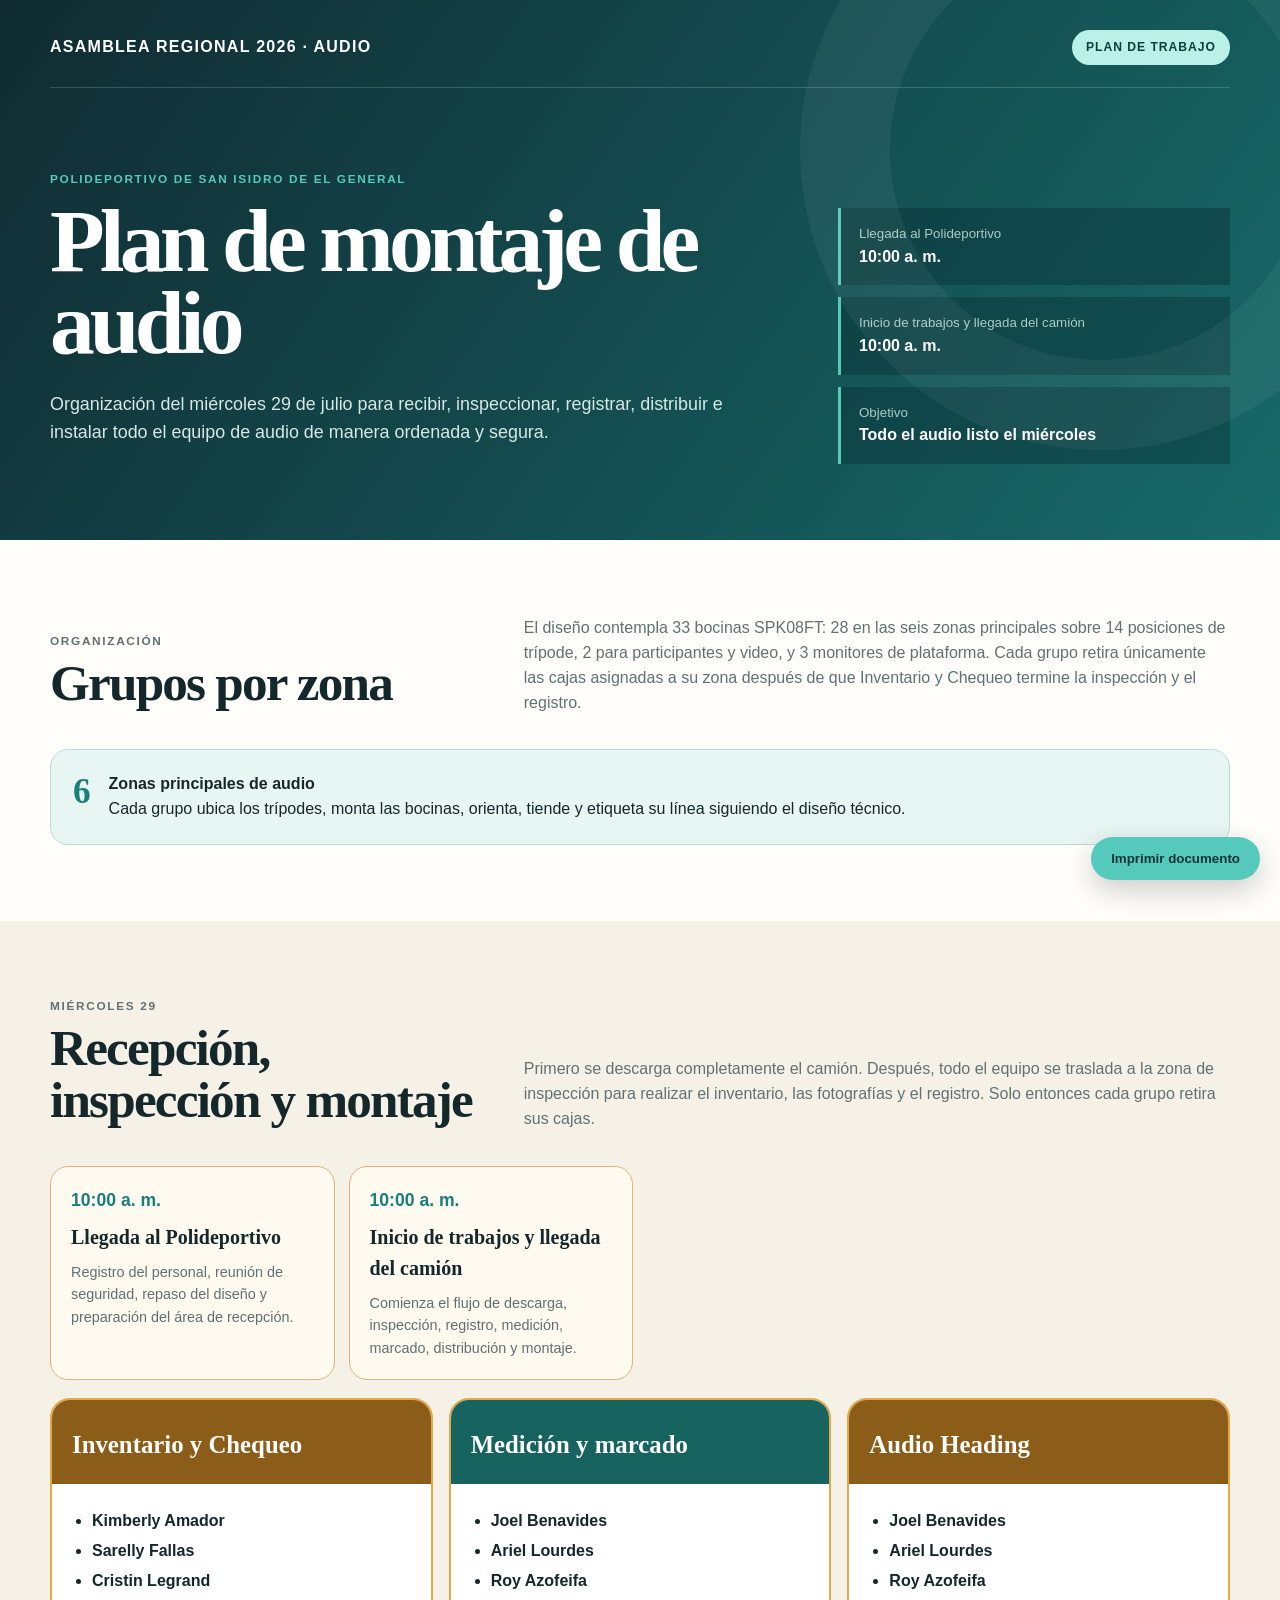
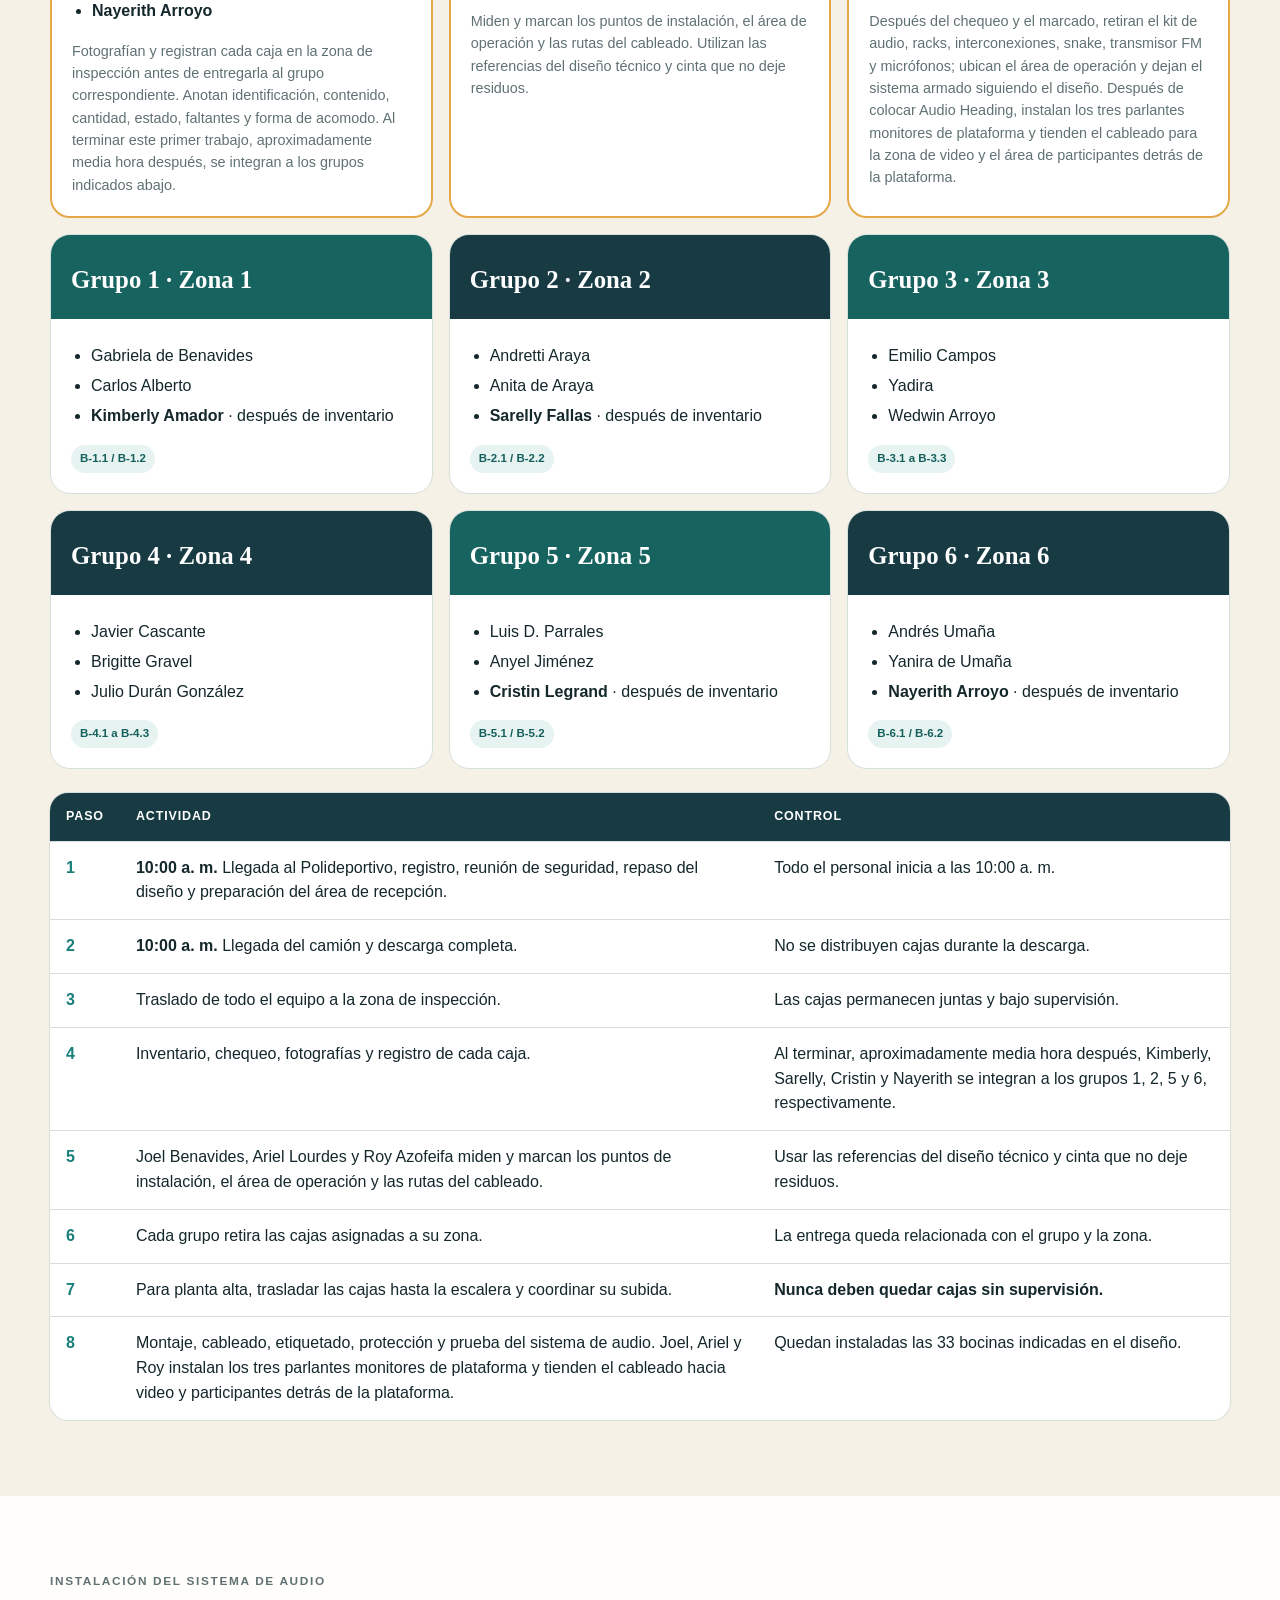
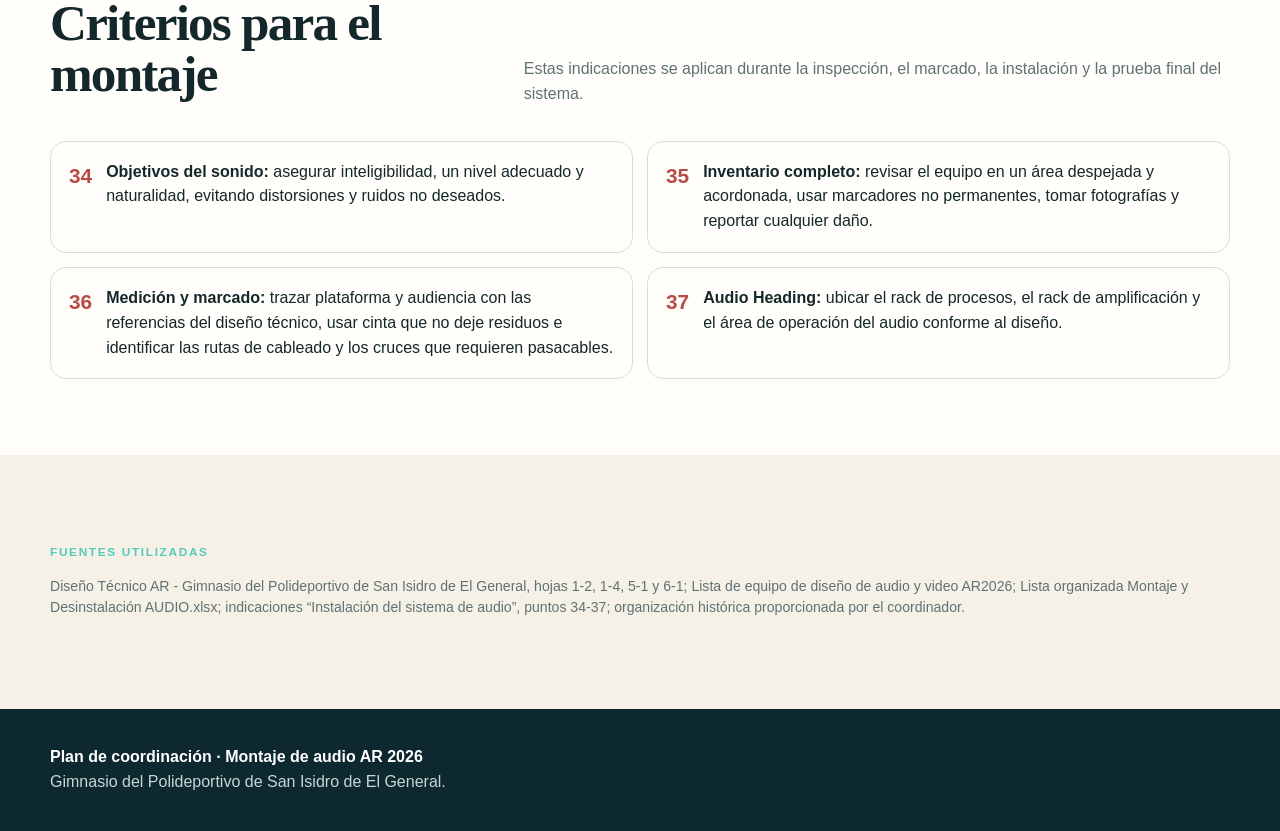
<file: index.html>
<!doctype html>
<html lang="es">
<head>
  <meta charset="utf-8">
  <meta name="viewport" content="width=device-width,initial-scale=1">
  <title>Plan de montaje de audio | AR 2026</title>
  <link rel="stylesheet" href="styles.css">
</head>
<body>
  <header class="hero"><div class="shell"><div class="brand"><strong>ASAMBLEA REGIONAL 2026 · AUDIO</strong><span class="status">Plan de trabajo</span></div><div class="hero-grid"><div><p class="eyebrow">Polideportivo de San Isidro de El General</p><h1>Plan de montaje de audio</h1><p class="lead">Organización del miércoles 29 de julio para recibir, inspeccionar, registrar, distribuir e instalar todo el equipo de audio de manera ordenada y segura.</p></div><div class="hero-facts"><div><small>Llegada al Polideportivo</small><b>10:00 a. m.</b></div><div><small>Inicio de trabajos y llegada del camión</small><b>10:00 a. m.</b></div><div><small>Objetivo</small><b>Todo el audio listo el miércoles</b></div></div></div></div></header>

  <section class="section"><div class="shell"><div class="section-head"><div><p class="kicker">Organización</p><h2>Grupos por zona</h2></div><p>El diseño contempla 33 bocinas SPK08FT: 28 en las seis zonas principales sobre 14 posiciones de trípode, 2 para participantes y video, y 3 monitores de plataforma. Cada grupo retira únicamente las cajas asignadas a su zona después de que Inventario y Chequeo termine la inspección y el registro.</p></div><div class="callout"><div class="num">6</div><p><b>Zonas principales de audio</b><br>Cada grupo ubica los trípodes, monta las bocinas, orienta, tiende y etiqueta su línea siguiendo el diseño técnico.</p></div></div></section>

  <section class="section alt"><div class="shell"><div class="section-head"><div><p class="kicker">Miércoles 29</p><h2>Recepción, inspección y montaje</h2></div><p>Primero se descarga completamente el camión. Después, todo el equipo se traslada a la zona de inspección para realizar el inventario, las fotografías y el registro. Solo entonces cada grupo retira sus cajas.</p></div>
    <div class="timeline"><article class="time-card critical"><time>10:00 a. m.</time><h3>Llegada al Polideportivo</h3><p>Registro del personal, reunión de seguridad, repaso del diseño y preparación del área de recepción.</p></article><article class="time-card critical"><time>10:00 a. m.</time><h3>Inicio de trabajos y llegada del camión</h3><p>Comienza el flujo de descarga, inspección, registro, medición, marcado, distribución y montaje.</p></article></div>
    <div style="height:18px"></div>
    <div class="teams">
      <article class="team special"><div class="team-top"><h3>Inventario y Chequeo</h3></div><div class="team-body"><ul><li><b>Kimberly Amador</b></li><li><b>Sarelly Fallas</b></li><li><b>Cristin Legrand</b></li><li><b>Nayerith Arroyo</b></li></ul><p class="task">Fotografían y registran cada caja en la zona de inspección antes de entregarla al grupo correspondiente. Anotan identificación, contenido, cantidad, estado, faltantes y forma de acomodo. Al terminar este primer trabajo, aproximadamente media hora después, se integran a los grupos indicados abajo.</p></div></article>
      <article class="team special"><div class="team-top"><h3>Medición y marcado</h3></div><div class="team-body"><ul><li><b>Joel Benavides</b></li><li><b>Ariel Lourdes</b></li><li><b>Roy Azofeifa</b></li></ul><p class="task">Miden y marcan los puntos de instalación, el área de operación y las rutas del cableado. Utilizan las referencias del diseño técnico y cinta que no deje residuos.</p></div></article>
      <article class="team special"><div class="team-top"><h3>Audio Heading</h3></div><div class="team-body"><ul><li><b>Joel Benavides</b></li><li><b>Ariel Lourdes</b></li><li><b>Roy Azofeifa</b></li></ul><p class="task">Después del chequeo y el marcado, retiran el kit de audio, racks, interconexiones, snake, transmisor FM y micrófonos; ubican el área de operación y dejan el sistema armado siguiendo el diseño. Después de colocar Audio Heading, instalan los tres parlantes monitores de plataforma y tienden el cableado para la zona de video y el área de participantes detrás de la plataforma.</p></div></article>
      <article class="team"><div class="team-top"><h3>Grupo 1 · Zona 1</h3></div><div class="team-body"><ul><li>Gabriela de Benavides</li><li>Carlos Alberto</li><li><b>Kimberly Amador</b> · después de inventario</li></ul><span class="tag">B-1.1 / B-1.2</span></div></article>
      <article class="team"><div class="team-top"><h3>Grupo 2 · Zona 2</h3></div><div class="team-body"><ul><li>Andretti Araya</li><li>Anita de Araya</li><li><b>Sarelly Fallas</b> · después de inventario</li></ul><span class="tag">B-2.1 / B-2.2</span></div></article>
      <article class="team"><div class="team-top"><h3>Grupo 3 · Zona 3</h3></div><div class="team-body"><ul><li>Emilio Campos</li><li>Yadira</li><li>Wedwin Arroyo</li></ul><span class="tag">B-3.1 a B-3.3</span></div></article>
      <article class="team"><div class="team-top"><h3>Grupo 4 · Zona 4</h3></div><div class="team-body"><ul><li>Javier Cascante</li><li>Brigitte Gravel</li><li>Julio Durán González</li></ul><span class="tag">B-4.1 a B-4.3</span></div></article>
      <article class="team"><div class="team-top"><h3>Grupo 5 · Zona 5</h3></div><div class="team-body"><ul><li>Luis D. Parrales</li><li>Anyel Jiménez</li><li><b>Cristin Legrand</b> · después de inventario</li></ul><span class="tag">B-5.1 / B-5.2</span></div></article>
      <article class="team"><div class="team-top"><h3>Grupo 6 · Zona 6</h3></div><div class="team-body"><ul><li>Andrés Umaña</li><li>Yanira de Umaña</li><li><b>Nayerith Arroyo</b> · después de inventario</li></ul><span class="tag">B-6.1 / B-6.2</span></div></article>
    </div>
    <div style="height:24px"></div>
    <table class="schedule"><thead><tr><th>Paso</th><th>Actividad</th><th>Control</th></tr></thead><tbody><tr><td>1</td><td><b>10:00 a. m.</b> Llegada al Polideportivo, registro, reunión de seguridad, repaso del diseño y preparación del área de recepción.</td><td>Todo el personal inicia a las 10:00 a. m.</td></tr><tr><td>2</td><td><b>10:00 a. m.</b> Llegada del camión y descarga completa.</td><td>No se distribuyen cajas durante la descarga.</td></tr><tr><td>3</td><td>Traslado de todo el equipo a la zona de inspección.</td><td>Las cajas permanecen juntas y bajo supervisión.</td></tr><tr><td>4</td><td>Inventario, chequeo, fotografías y registro de cada caja.</td><td>Al terminar, aproximadamente media hora después, Kimberly, Sarelly, Cristin y Nayerith se integran a los grupos 1, 2, 5 y 6, respectivamente.</td></tr><tr><td>5</td><td>Joel Benavides, Ariel Lourdes y Roy Azofeifa miden y marcan los puntos de instalación, el área de operación y las rutas del cableado.</td><td>Usar las referencias del diseño técnico y cinta que no deje residuos.</td></tr><tr><td>6</td><td>Cada grupo retira las cajas asignadas a su zona.</td><td>La entrega queda relacionada con el grupo y la zona.</td></tr><tr><td>7</td><td>Para planta alta, trasladar las cajas hasta la escalera y coordinar su subida.</td><td><b>Nunca deben quedar cajas sin supervisión.</b></td></tr><tr><td>8</td><td>Montaje, cableado, etiquetado, protección y prueba del sistema de audio. Joel, Ariel y Roy instalan los tres parlantes monitores de plataforma y tienden el cableado hacia video y participantes detrás de la plataforma.</td><td>Quedan instaladas las 33 bocinas indicadas en el diseño.</td></tr></tbody></table>
  </div></section>

  <section class="section"><div class="shell"><div class="section-head"><div><p class="kicker">Instalación del sistema de audio</p><h2>Criterios para el montaje</h2></div><p>Estas indicaciones se aplican durante la inspección, el marcado, la instalación y la prueba final del sistema.</p></div><div class="safety"><article><b>34</b><p><strong>Objetivos del sonido:</strong> asegurar inteligibilidad, un nivel adecuado y naturalidad, evitando distorsiones y ruidos no deseados.</p></article><article><b>35</b><p><strong>Inventario completo:</strong> revisar el equipo en un área despejada y acordonada, usar marcadores no permanentes, tomar fotografías y reportar cualquier daño.</p></article><article><b>36</b><p><strong>Medición y marcado:</strong> trazar plataforma y audiencia con las referencias del diseño técnico, usar cinta que no deje residuos e identificar las rutas de cableado y los cruces que requieren pasacables.</p></article><article><b>37</b><p><strong>Audio Heading:</strong> ubicar el rack de procesos, el rack de amplificación y el área de operación del audio conforme al diseño.</p></article></div></div></section>

  <section class="section alt source-section"><div class="shell sources"><p class="kicker">Fuentes utilizadas</p><p>Diseño Técnico AR - Gimnasio del Polideportivo de San Isidro de El General, hojas 1-2, 1-4, 5-1 y 6-1; Lista de equipo de diseño de audio y video AR2026; Lista organizada Montaje y Desinstalación AUDIO.xlsx; indicaciones “Instalación del sistema de audio”, puntos 34-37; organización histórica proporcionada por el coordinador.</p><p class="print-footer"><strong>Plan de coordinación · Montaje de audio AR 2026</strong><br>Gimnasio del Polideportivo de San Isidro de El General.</p></div></section>
  <footer><div class="shell"><strong>Plan de coordinación · Montaje de audio AR 2026</strong><br>Gimnasio del Polideportivo de San Isidro de El General.</div></footer>
  <button class="print" id="printButton" type="button">Imprimir documento</button>
  <script src="script.js"></script>
</body>
</html>
</file>
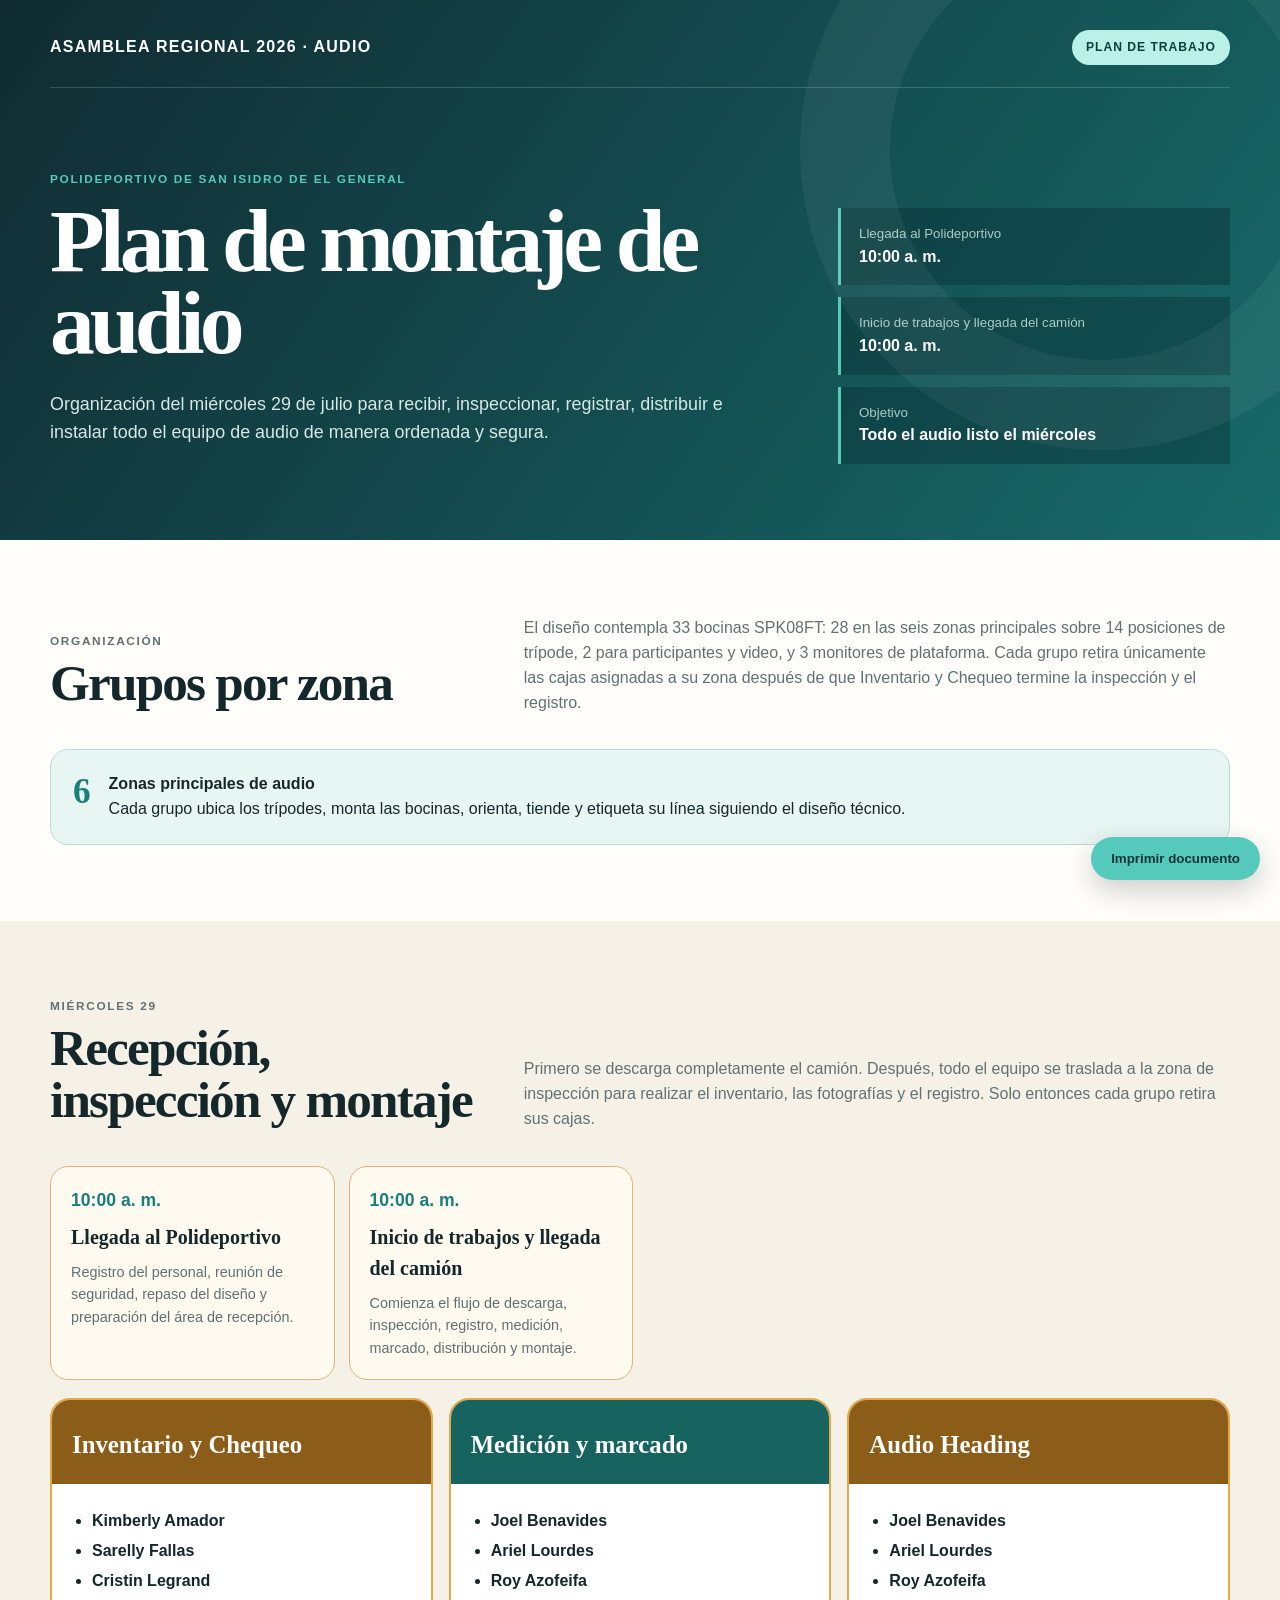
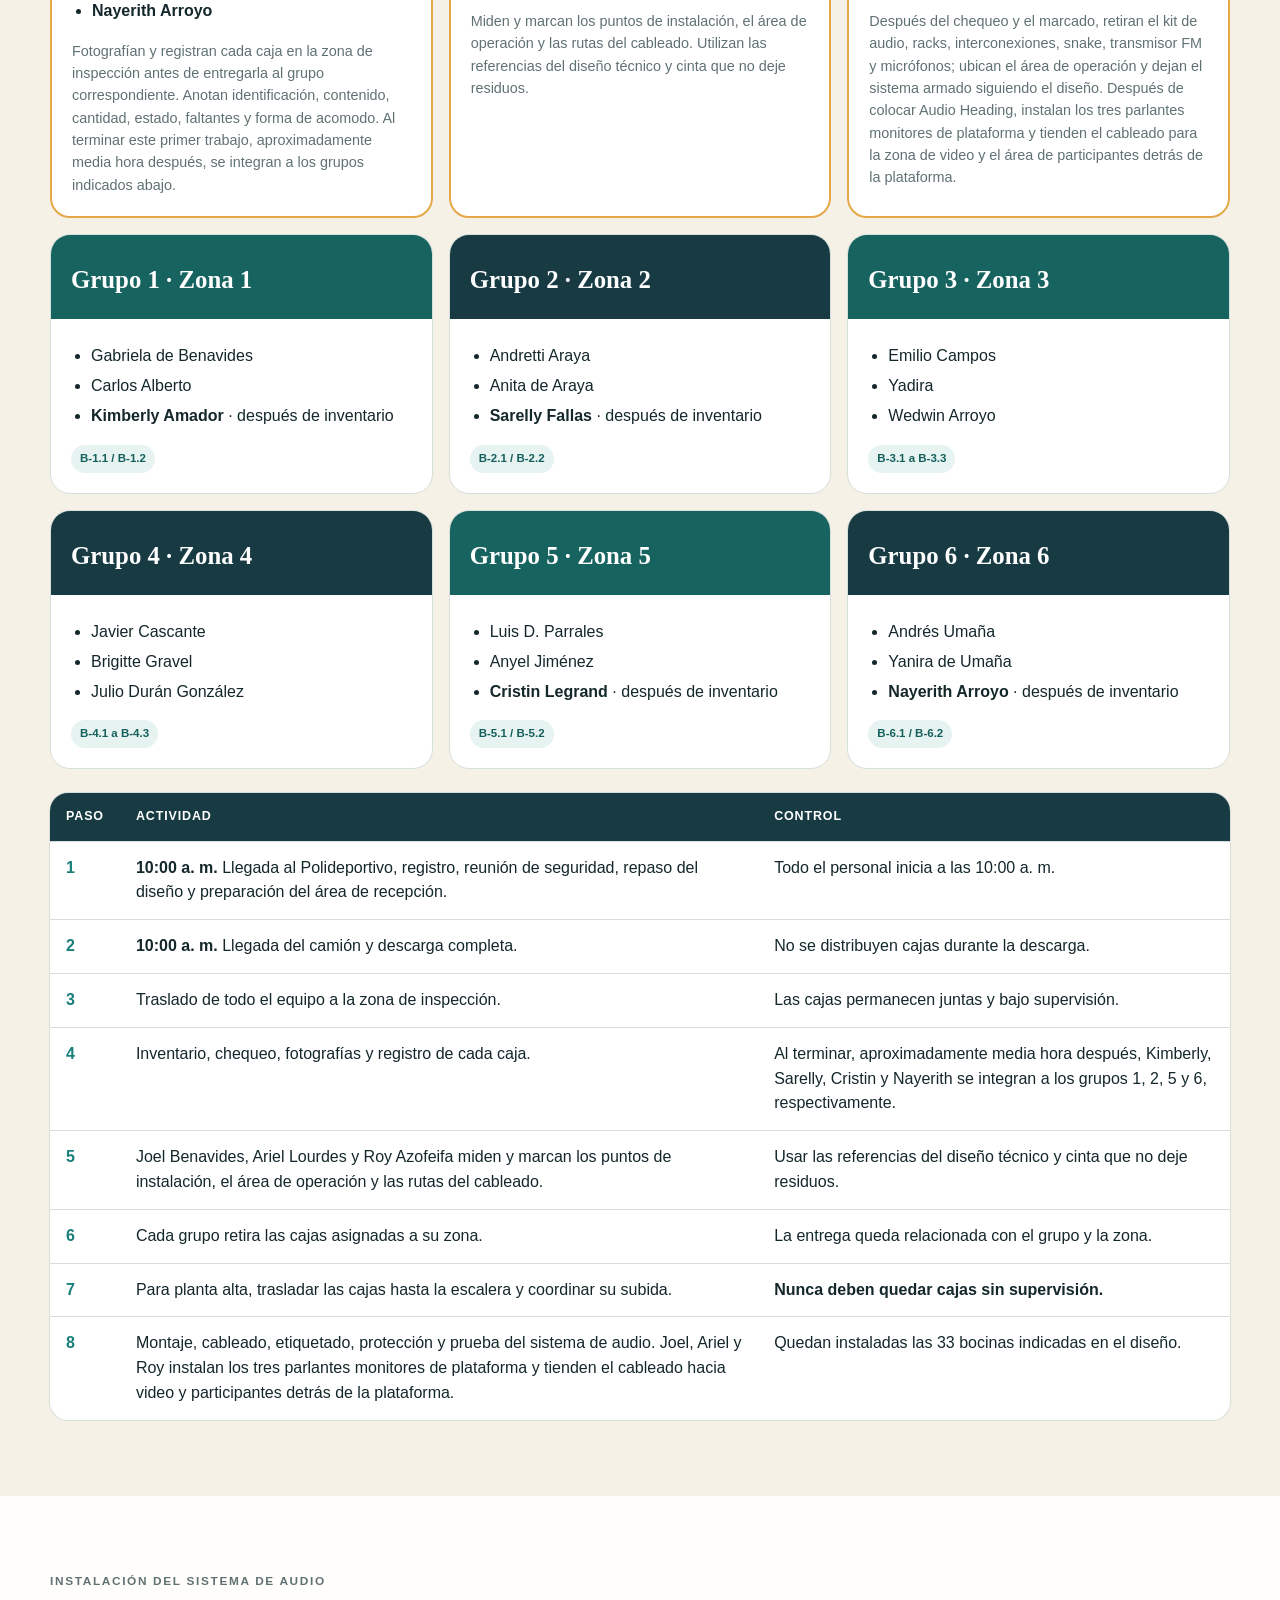
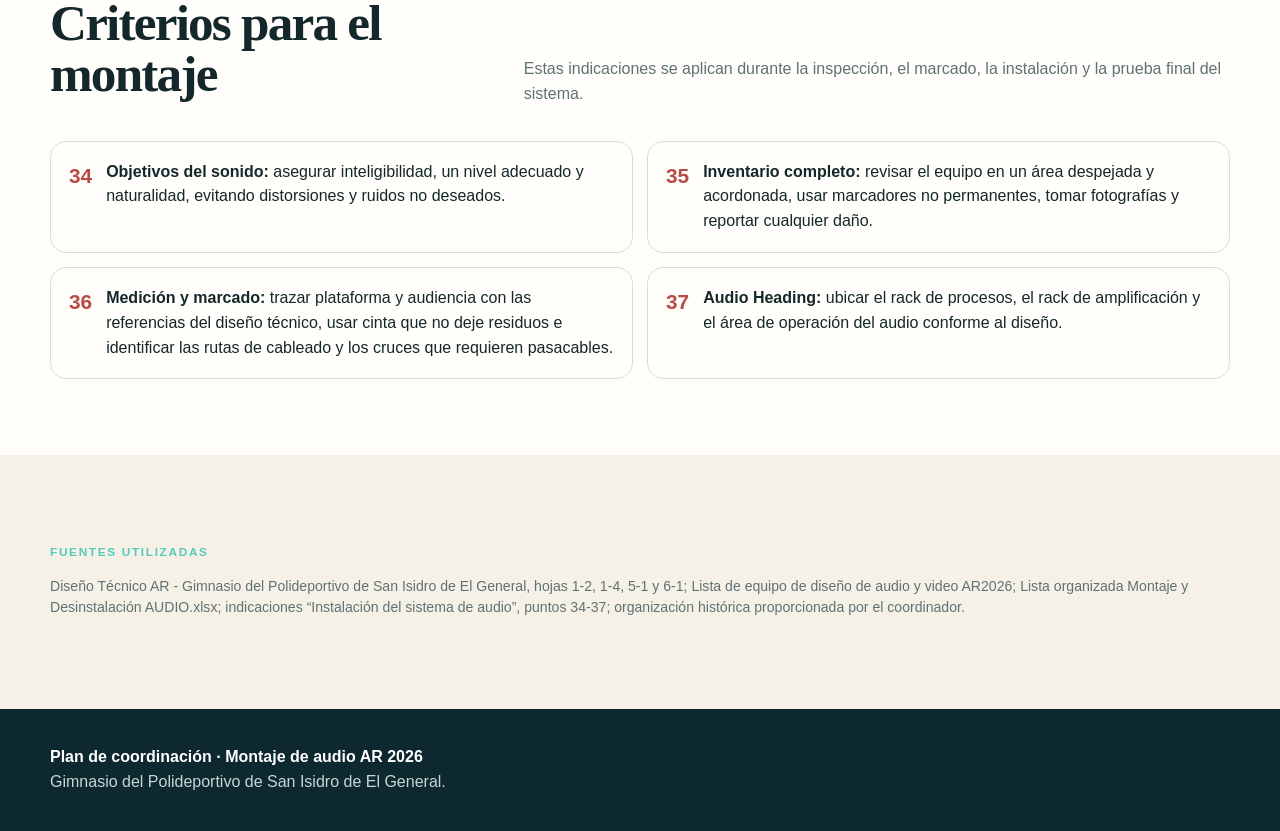
<file: compact.html>
<!doctype html>
<html lang="es">
<head>
  <meta charset="utf-8">
  <meta name="viewport" content="width=device-width,initial-scale=1">
  <title>Plan de montaje de audio | AR 2026</title>
  <link rel="stylesheet" href="styles.css">
  <link rel="stylesheet" href="compact-print.css">
</head>
<body>
  <header class="hero"><div class="shell"><div class="brand"><strong>ASAMBLEA REGIONAL 2026 · AUDIO</strong><span class="status">Plan de trabajo</span></div><div class="hero-grid"><div><p class="eyebrow">Polideportivo de San Isidro de El General</p><h1>Plan de montaje de audio</h1><p class="lead">Organización del miércoles 29 de julio para recibir, inspeccionar, registrar, distribuir e instalar todo el equipo de audio de manera ordenada y segura.</p></div><div class="hero-facts"><div><small>Llegada al Polideportivo</small><b>10:00 a. m.</b></div><div><small>Inicio de trabajos y llegada del camión</small><b>10:00 a. m.</b></div><div><small>Objetivo</small><b>Todo el audio listo el miércoles</b></div></div></div></div></header>

  <section class="section"><div class="shell"><div class="section-head"><div><p class="kicker">Organización</p><h2>Grupos por zona</h2></div><p>El diseño contempla 33 bocinas SPK08FT: 28 en las seis zonas principales sobre 14 posiciones de trípode, 2 para participantes y video, y 3 monitores de plataforma. Cada grupo retira únicamente las cajas asignadas a su zona después de que Inventario y Chequeo termine la inspección y el registro.</p></div><div class="callout"><div class="num">6</div><p><b>Zonas principales de audio</b><br>Cada grupo ubica los trípodes, monta las bocinas, orienta, tiende y etiqueta su línea siguiendo el diseño técnico.</p></div></div></section>

  <section class="section alt"><div class="shell"><div class="section-head"><div><p class="kicker">Miércoles 29</p><h2>Recepción, inspección y montaje</h2></div><p>Primero se descarga completamente el camión. Después, todo el equipo se traslada a la zona de inspección para realizar el inventario, las fotografías y el registro. Solo entonces cada grupo retira sus cajas.</p></div>
    <div class="timeline"><article class="time-card critical"><time>10:00 a. m.</time><h3>Llegada al Polideportivo</h3><p>Registro del personal, reunión de seguridad, repaso del diseño y preparación del área de recepción.</p></article><article class="time-card critical"><time>10:00 a. m.</time><h3>Inicio de trabajos y llegada del camión</h3><p>Comienza el flujo de descarga, inspección, registro, medición, marcado, distribución y montaje.</p></article></div>
    <div style="height:18px"></div>
    <div class="teams">
      <article class="team special"><div class="team-top"><h3>Inventario y Chequeo</h3></div><div class="team-body"><ul><li><b>Kimberly Amador</b></li><li><b>Sarelly Fallas</b></li><li><b>Cristin Legrand</b></li><li><b>Nayerith Arroyo</b></li></ul><p class="task">Fotografían y registran cada caja en la zona de inspección antes de entregarla al grupo correspondiente. Anotan identificación, contenido, cantidad, estado, faltantes y forma de acomodo. Al terminar este primer trabajo, aproximadamente media hora después, se integran a los grupos indicados abajo.</p></div></article>
      <article class="team special"><div class="team-top"><h3>Medición y marcado</h3></div><div class="team-body"><ul><li><b>Joel Benavides</b></li><li><b>Ariel Lourdes</b></li><li><b>Roy Azofeifa</b></li></ul><p class="task">Miden y marcan los puntos de instalación, el área de operación y las rutas del cableado. Utilizan las referencias del diseño técnico y cinta que no deje residuos.</p></div></article>
      <article class="team special"><div class="team-top"><h3>Audio Heading</h3></div><div class="team-body"><ul><li><b>Joel Benavides</b></li><li><b>Ariel Lourdes</b></li><li><b>Roy Azofeifa</b></li></ul><p class="task">Después del chequeo y el marcado, retiran el kit de audio, racks, interconexiones, snake, transmisor FM y micrófonos; ubican el área de operación y dejan el sistema armado siguiendo el diseño. Después de colocar Audio Heading, instalan los tres parlantes monitores de plataforma y tienden el cableado para la zona de video y el área de participantes detrás de la plataforma.</p></div></article>
      <article class="team"><div class="team-top"><h3>Grupo 1 · Zona 1</h3></div><div class="team-body"><ul><li>Gabriela de Benavides</li><li>Carlos Alberto</li><li><b>Kimberly Amador</b> · después de inventario</li></ul><span class="tag">B-1.1 / B-1.2</span></div></article>
      <article class="team"><div class="team-top"><h3>Grupo 2 · Zona 2</h3></div><div class="team-body"><ul><li>Andretti Araya</li><li>Anita de Araya</li><li><b>Sarelly Fallas</b> · después de inventario</li></ul><span class="tag">B-2.1 / B-2.2</span></div></article>
      <article class="team"><div class="team-top"><h3>Grupo 3 · Zona 3</h3></div><div class="team-body"><ul><li>Emilio Campos</li><li>Yadira</li><li>Wedwin Arroyo</li></ul><span class="tag">B-3.1 a B-3.3</span></div></article>
      <article class="team"><div class="team-top"><h3>Grupo 4 · Zona 4</h3></div><div class="team-body"><ul><li>Javier Cascante</li><li>Brigitte Gravel</li><li>Julio Durán González</li></ul><span class="tag">B-4.1 a B-4.3</span></div></article>
      <article class="team"><div class="team-top"><h3>Grupo 5 · Zona 5</h3></div><div class="team-body"><ul><li>Luis D. Parrales</li><li>Anyel Jiménez</li><li><b>Cristin Legrand</b> · después de inventario</li></ul><span class="tag">B-5.1 / B-5.2</span></div></article>
      <article class="team"><div class="team-top"><h3>Grupo 6 · Zona 6</h3></div><div class="team-body"><ul><li>Andrés Umaña</li><li>Yanira de Umaña</li><li><b>Nayerith Arroyo</b> · después de inventario</li></ul><span class="tag">B-6.1 / B-6.2</span></div></article>
    </div>
    <div style="height:24px"></div>
    <table class="schedule"><thead><tr><th>Paso</th><th>Actividad</th><th>Control</th></tr></thead><tbody><tr><td>1</td><td><b>10:00 a. m.</b> Llegada al Polideportivo, registro, reunión de seguridad, repaso del diseño y preparación del área de recepción.</td><td>Todo el personal inicia a las 10:00 a. m.</td></tr><tr><td>2</td><td><b>10:00 a. m.</b> Llegada del camión y descarga completa.</td><td>No se distribuyen cajas durante la descarga.</td></tr><tr><td>3</td><td>Traslado de todo el equipo a la zona de inspección.</td><td>Las cajas permanecen juntas y bajo supervisión.</td></tr><tr><td>4</td><td>Inventario, chequeo, fotografías y registro de cada caja.</td><td>Al terminar, aproximadamente media hora después, Kimberly, Sarelly, Cristin y Nayerith se integran a los grupos 1, 2, 5 y 6, respectivamente.</td></tr><tr><td>5</td><td>Joel Benavides, Ariel Lourdes y Roy Azofeifa miden y marcan los puntos de instalación, el área de operación y las rutas del cableado.</td><td>Usar las referencias del diseño técnico y cinta que no deje residuos.</td></tr><tr><td>6</td><td>Cada grupo retira las cajas asignadas a su zona.</td><td>La entrega queda relacionada con el grupo y la zona.</td></tr><tr><td>7</td><td>Para planta alta, trasladar las cajas hasta la escalera y coordinar su subida.</td><td><b>Nunca deben quedar cajas sin supervisión.</b></td></tr><tr><td>8</td><td>Montaje, cableado, etiquetado, protección y prueba del sistema de audio. Joel, Ariel y Roy instalan los tres parlantes monitores de plataforma y tienden el cableado hacia video y participantes detrás de la plataforma.</td><td>Quedan instaladas las 33 bocinas indicadas en el diseño.</td></tr></tbody></table>
  </div></section>

  <section class="section"><div class="shell"><div class="section-head"><div><p class="kicker">Instalación del sistema de audio</p><h2>Criterios para el montaje</h2></div><p>Estas indicaciones se aplican durante la inspección, el marcado, la instalación y la prueba final del sistema.</p></div><div class="safety"><article><b>34</b><p><strong>Objetivos del sonido:</strong> asegurar inteligibilidad, un nivel adecuado y naturalidad, evitando distorsiones y ruidos no deseados.</p></article><article><b>35</b><p><strong>Inventario completo:</strong> revisar el equipo en un área despejada y acordonada, usar marcadores no permanentes, tomar fotografías y reportar cualquier daño.</p></article><article><b>36</b><p><strong>Medición y marcado:</strong> trazar plataforma y audiencia con las referencias del diseño técnico, usar cinta que no deje residuos e identificar las rutas de cableado y los cruces que requieren pasacables.</p></article><article><b>37</b><p><strong>Audio Heading:</strong> ubicar el rack de procesos, el rack de amplificación y el área de operación del audio conforme al diseño.</p></article></div></div></section>

  <section class="section alt source-section"><div class="shell sources"><p class="kicker">Fuentes utilizadas</p><p>Diseño Técnico AR - Gimnasio del Polideportivo de San Isidro de El General, hojas 1-2, 1-4, 5-1 y 6-1; Lista de equipo de diseño de audio y video AR2026; Lista organizada Montaje y Desinstalación AUDIO.xlsx; indicaciones “Instalación del sistema de audio”, puntos 34-37; organización histórica proporcionada por el coordinador.</p><p class="print-footer"><strong>Plan de coordinación · Montaje de audio AR 2026</strong><br>Gimnasio del Polideportivo de San Isidro de El General.</p></div></section>
  <footer><div class="shell"><strong>Plan de coordinación · Montaje de audio AR 2026</strong><br>Gimnasio del Polideportivo de San Isidro de El General.</div></footer>
  <button class="print" id="printButton" type="button">Imprimir documento</button>
  <script src="script.js"></script>
</body>
</html>
</file>
<file: styles.css>
:root{--ink:#14272b;--navy:#173a43;--teal:#187f7a;--aqua:#56c9bd;--cream:#f6f1e7;--paper:#fffefa;--line:#d6dfdc;--red:#b94b47;--amber:#e4a849;--muted:#607174}*{box-sizing:border-box}html{scroll-behavior:smooth}body{margin:0;background:var(--paper);color:var(--ink);font:16px/1.55 Arial,Helvetica,sans-serif}.shell{width:min(1180px,calc(100% - 32px));margin:auto}.hero{background:linear-gradient(125deg,#102b32,#176a69);color:#fff;padding:30px 0 76px;position:relative;overflow:hidden}.hero:after{content:"";position:absolute;width:420px;height:420px;border:90px solid #ffffff0d;border-radius:50%;right:-120px;top:-150px}.brand{display:flex;justify-content:space-between;gap:20px;align-items:center;border-bottom:1px solid #ffffff2b;padding-bottom:22px}.brand strong{letter-spacing:.08em}.status{background:#b9f1e8;color:#103c3c;border-radius:999px;padding:8px 14px;font-size:.76rem;font-weight:800;text-transform:uppercase;letter-spacing:.08em}.hero-grid{display:grid;grid-template-columns:1.3fr .7fr;gap:60px;align-items:end;padding-top:70px}.eyebrow,.kicker{text-transform:uppercase;letter-spacing:.14em;font-size:.74rem;font-weight:900;color:var(--aqua)}h1,h2,h3{font-family:Georgia,serif}h1{font-size:clamp(3rem,7vw,6.3rem);line-height:.92;letter-spacing:-.055em;margin:12px 0 26px}.lead{font-size:1.12rem;color:#d7e8e5;max-width:700px}.hero-facts{display:grid;gap:12px}.hero-facts div{padding:16px 18px;border-left:3px solid var(--aqua);background:#092e336b}.hero-facts small,.hero-facts b{display:block}.hero-facts small{color:#aacbc7}.section{padding:76px 0}.section.alt{background:var(--cream)}.section-head{display:grid;grid-template-columns:.75fr 1.25fr;gap:50px;align-items:end;margin-bottom:34px}.section h2{font-size:clamp(2.2rem,4vw,3.8rem);line-height:1;letter-spacing:-.035em;margin:7px 0}.section-head p{color:var(--muted);margin:0}.callout{display:grid;grid-template-columns:auto 1fr;gap:18px;padding:22px;border:1px solid #b5ddd8;background:#e8f6f3;border-radius:18px}.callout .num{font:700 2.2rem Georgia,serif;color:var(--teal)}.callout p{margin:0}.timeline{display:grid;grid-template-columns:repeat(4,1fr);gap:14px}.time-card{border:1px solid var(--line);border-radius:18px;background:#fff;padding:20px}.time-card time{display:block;color:var(--teal);font-weight:900;font-size:1.1rem}.time-card h3{margin:8px 0;font-size:1.25rem}.time-card p{margin:0;color:var(--muted);font-size:.9rem}.time-card.critical{border-color:#e2b276;background:#fffaf0}.teams{display:grid;grid-template-columns:repeat(3,1fr);gap:16px}.team{border:1px solid var(--line);background:#fff;border-radius:20px;overflow:hidden}.team-top{padding:20px;color:#fff;background:var(--navy)}.team:nth-child(2n) .team-top{background:#17635f}.team-top small{color:#bfe5df;text-transform:uppercase;font-weight:800;letter-spacing:.08em}.team-top h3{margin:6px 0 0;font-size:1.55rem}.team-body{padding:20px}.team-body ul{margin:0 0 16px;padding-left:20px}.team-body li{margin:5px 0}.tag{display:inline-block;padding:5px 9px;border-radius:999px;background:#e7f3f1;color:#145f5c;font-size:.72rem;font-weight:800}.task{color:var(--muted);font-size:.9rem;margin:13px 0 0}.special{border:2px solid var(--amber)}.special .team-top{background:#8c5d18}.schedule{width:100%;border-collapse:collapse;background:#fff;border-radius:18px;overflow:hidden;box-shadow:0 0 0 1px var(--line)}.schedule th,.schedule td{padding:14px 16px;border-bottom:1px solid var(--line);text-align:left;vertical-align:top}.schedule th{background:var(--navy);color:#fff;font-size:.78rem;text-transform:uppercase;letter-spacing:.07em}.schedule tr:last-child td{border-bottom:0}.schedule td:first-child{font-weight:900;color:var(--teal);white-space:nowrap}.reinforce-grid{display:grid;grid-template-columns:repeat(2,1fr);gap:14px}.reinforce{padding:20px;border-radius:17px;background:#fff;border:1px solid var(--line)}.reinforce h3{margin:0 0 8px}.reinforce p{margin:0;color:var(--muted)}.safety{display:grid;grid-template-columns:repeat(2,1fr);gap:14px}.safety article{display:grid;grid-template-columns:auto 1fr;gap:14px;padding:18px;border:1px solid var(--line);border-radius:16px}.safety b{color:var(--red);font-size:1.3rem}.safety p{margin:0}.estimate{display:grid;grid-template-columns:1fr 1fr;gap:24px}.estimate-card{background:var(--navy);color:#fff;border-radius:22px;padding:28px}.estimate-card strong{display:block;font:700 clamp(2rem,5vw,3.5rem) Georgia,serif;color:var(--aqua)}.estimate-card p{color:#c6dcda}.checks{margin:0;padding-left:22px}.checks li{margin:9px 0}.review{border-left:5px solid var(--amber);background:#fff7e8;padding:22px 26px;border-radius:0 16px 16px 0}.review h3{margin-top:0}.sources{font-size:.88rem;color:var(--muted)}footer{padding:36px 0;background:#0d282e;color:#c4d8d5}footer strong{color:#fff}.print{position:fixed;right:20px;bottom:20px;border:0;border-radius:999px;background:var(--aqua);color:#0b3334;padding:14px 20px;font-weight:900;box-shadow:0 10px 30px #0003;cursor:pointer}@media(max-width:850px){.hero-grid,.section-head,.estimate{grid-template-columns:1fr}.timeline,.teams{grid-template-columns:repeat(2,1fr)}.hero-grid{gap:25px}.section-head{gap:12px}}@media(max-width:580px){.timeline,.teams,.reinforce-grid,.safety{grid-template-columns:1fr}.brand{align-items:flex-start;flex-direction:column}.section{padding:55px 0}.schedule{display:block;overflow-x:auto}h1{font-size:3.2rem}.print{right:12px;bottom:12px}}@media print{.hero{padding:20px 0 30px}.hero-grid{padding-top:25px}.hero:after,.print{display:none}.section{padding:28px 0}.team,.time-card,.reinforce,.safety article,.estimate-card,.review{break-inside:avoid}.teams{grid-template-columns:repeat(2,1fr)}body{font-size:11pt}.shell{width:94%}}

.checklist-grid{display:grid;grid-template-columns:repeat(2,1fr);gap:14px}.check-item{display:grid;grid-template-columns:auto 1fr auto;gap:13px;align-items:start;padding:17px;border:1px solid var(--line);border-radius:15px;background:#fff}.check-item:after{content:"Notas:";grid-column:2/4;min-height:28px;padding-top:9px;border-bottom:1px solid #778487;color:#748285;font-size:.78rem}.check-item input{width:22px;height:22px;margin:2px 0;accent-color:var(--teal)}.check-item strong,.check-item small{display:block}.check-item small{color:var(--muted);margin-top:3px}.qty{min-width:48px;text-align:center;background:#e7f3f1;color:#145f5c;padding:5px 8px;border-radius:999px;font-size:.76rem;font-weight:900}.log-fields{display:grid;grid-template-columns:repeat(4,1fr);gap:12px;margin:22px 0}.log-fields div{border-bottom:1px solid #6e7b7d;padding:16px 4px 6px;color:var(--muted);font-size:.82rem}@media(max-width:700px){.checklist-grid,.log-fields{grid-template-columns:1fr}}@media print{.check-item input{appearance:none;border:1.5px solid #111;border-radius:2px;background:#fff}.checklist-grid{grid-template-columns:repeat(2,1fr)}.check-item{padding:10px}.check-item:after{min-height:24px}.log-fields{grid-template-columns:repeat(4,1fr)}}

@media print{body{font-size:10.5pt}.section{padding:18px 0}.check-item{padding:5px}.check-item:after{min-height:14px;padding-top:3px}.source-section{padding:6px 0;break-inside:avoid}.sources{font-size:7.8pt;line-height:1.2}.sources p{margin:2px 0}footer{padding:6px 0;break-inside:avoid;font-size:8.2pt}}

.print-footer{display:none}
@media print{.print-footer{display:block;margin-top:5px!important;padding-top:5px;border-top:1px solid var(--line);color:var(--navy)}footer{display:none}}
</file>
<file: compact-print.css>
@page{size:letter;margin:7mm}
@media print{
  body{font-size:8pt;line-height:1.28;background:#fff}
  .shell{width:98%}
  .hero{padding:10px 0 15px}
  .brand{padding-bottom:8px}
  .status{font-size:0}.status:after{content:"PLAN DE TRABAJO";font-size:7pt}
  .hero-grid{grid-template-columns:1.15fr .85fr;gap:18px;padding-top:16px}
  h1{font-size:30pt;margin:5px 0 9px}
  .lead{font-size:8.5pt;line-height:1.35}
  .hero-facts{gap:5px}
  .hero-facts div{padding:6px 9px}
  .section{padding:15px 0}
  .section-head{grid-template-columns:.72fr 1.28fr;gap:18px;margin-bottom:10px}
  .section h2{font-size:20pt;margin:3px 0}
  .section-head p{line-height:1.35}
  .callout{padding:9px;gap:9px;border-radius:9px}
  .callout .num{font-size:18pt}
  .timeline{gap:6px}
  .time-card{padding:8px;border-radius:9px}
  .time-card time{font-size:8.5pt}
  .time-card h3{font-size:9.5pt;margin:3px 0}
  .time-card p{font-size:7pt}
  .teams{grid-template-columns:repeat(3,1fr);gap:7px}
  .team{border-radius:10px}
  .team-top,.team-body{padding:8px}
  .team-top h3{font-size:11pt;margin-top:2px}
  .team-body ul{margin:0 0 5px;padding-left:14px}
  .team-body li{margin:1px 0}
  .tag{padding:2px 5px;font-size:6.5pt}
  .task{font-size:6.8pt;margin-top:5px}
  .schedule th,.schedule td{padding:4px 6px;font-size:6.8pt;line-height:1.22}
  .reinforce-grid{grid-template-columns:repeat(3,1fr);gap:6px}
  .reinforce{padding:8px;border-radius:8px}
  .reinforce h3{font-size:9.5pt;margin-bottom:3px}
  .safety{grid-template-columns:repeat(3,1fr);gap:6px}
  .safety article{padding:7px;gap:6px;border-radius:8px}
  .safety b{font-size:10pt}
  .checklist-grid{grid-template-columns:repeat(3,1fr);gap:5px}
  .check-item{padding:6px;gap:5px;border-radius:7px;font-size:7pt;break-inside:avoid;page-break-inside:avoid}
  .check-item input{width:12px;height:12px}
  .check-item small{font-size:6pt;line-height:1.2}
  .check-item:after{min-height:14px;padding-top:3px;font-size:6pt}
  .qty{min-width:31px;padding:2px 4px;font-size:5.8pt}
  .log-fields{gap:7px;margin:8px 0}
  .log-fields div{padding:7px 2px 3px;font-size:6.5pt}
  .estimate{gap:8px}
  .estimate-card{padding:10px;border-radius:10px}
  .estimate-card strong{font-size:20pt}
  .review{padding:9px 12px;border-radius:0 8px 8px 0}
  .review h3{margin-bottom:4px}
  .checks li{margin:3px 0}
  .sources{font-size:6.5pt}
  footer{padding:12px 0}
}
</file>
